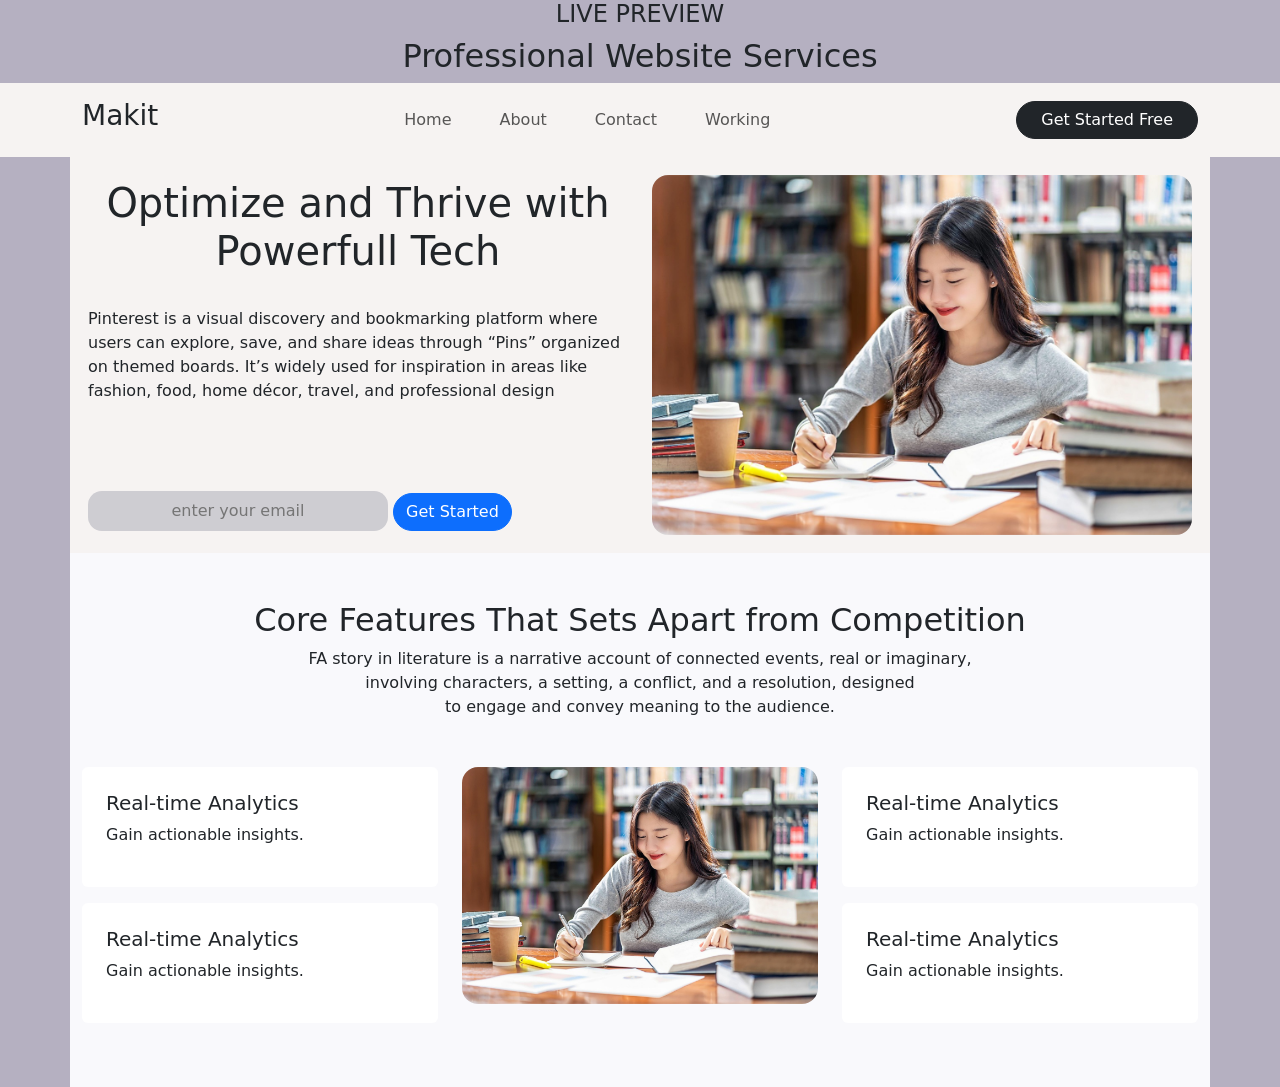
<file: index.html>
<!DOCTYPE html>
<html lang="en">
<head>
  <meta charset="UTF-8">
   <meta name="viewport" content="width=device-width, initial-scale=1.0">
<link href="https://cdn.jsdelivr.net/npm/bootstrap@5.3.2/dist/css/bootstrap.min.css" rel="stylesheet">
<link rel="stylesheet" href="style2.css">

</head>

<body>
<main>
  <center><h4>LIVE PREVIEW</h4></center>
 <center><h2>Professional Website Services</h2></center>
 </main> 
<!--navbar-->
<nav class="navbar navbar-expand-lg  py-3 custom-nav">
  <div class="container">

    
    <h3>Makit</h3>

    <button class="navbar-toggler" data-bs-toggle="collapse" data-bs-target="#navbar2">
      <span class="navbar-toggler-icon"></span>
    </button>

    <div class="collapse navbar-collapse justify-content-center" id="navbar2">

      <ul class="navbar-nav">
        <li class="nav-item mx-3"><a class="nav-link">Home</a></li>
        <li class="nav-item mx-3"><a class="nav-link">About</a></li>
        <li class="nav-item mx-3"><a class="nav-link">Contact</a></li>
        <li class="nav-item mx-3"><a class="nav-link">Working</a></li>
      </ul>

    </div>
<a href="signup.html" class="btn btn-dark rounded-pill px-4">
  Get Started Free
</a>
   

  </div>
</nav>



<!--end of navbar-->

<!--Hero section-->
<div class="container custom-nav">
  <div class="row align-items-center">

    <div class="col-lg-6">
        <center><h1>Optimize and Thrive with Powerfull Tech</h1></center>
<br>
<p>Pinterest is a visual discovery and bookmarking platform where users can explore, save, and share ideas through “Pins” organized on themed boards. It’s widely used for inspiration in areas like fashion, food, home décor, travel, and professional design</p>

<br><br><br>
<input type="email" class="inp" placeholder="enter your email">

<a href="#" class="btn btn-primary rounded-pill ">
    Get Started
</a>
    </div>

    <div class="col-lg-6">
        <img src="girl.jpg"
     class="img-fluid rounded-4">
    </div>

</div>
</div>
<!--Ending of hero section-->


<!--Felxbox items -->
<div class="container py-5 flex-nav">

    <div class="text-center mb-5">
        <h2>Core Features That Sets Apart from Competition</h2>
        <center><p>FA story in literature is a narrative account of connected events, real or imaginary,<br> involving characters, a setting, a conflict, and a resolution, designed <br>to engage and convey meaning to the audience.</p></center>
    </div>

    <div class="row">

        <!-- Left Features -->
        <div class="col-lg-4">
           <div class="card border-0 p-4 mb-3">

    <i class="bi bi-bar-chart"></i>

    <h5>Real-time Analytics</h5>

    <p>
      Gain actionable insights.
    </p>

</div>
<div class="card border-0 p-4 mb-3">

    <i class="bi bi-bar-chart"></i>

    <h5>Real-time Analytics</h5>

    <p>
      Gain actionable insights.
    </p>

</div>
        </div>

        <!-- Center Image -->
        <div class="col-lg-4">
            <img src="girl.jpg"
     class="img-fluid rounded-4">
        </div>

        <!-- Right Features -->
        <div class="col-lg-4">
          <div class="card border-0 p-4 mb-3">

    <i class="bi bi-bar-chart"></i>

    <h5>Real-time Analytics</h5>

    <p>
      Gain actionable insights.
    </p>

</div>
<div class="card border-0 p-4 mb-3">

    <i class="bi bi-bar-chart"></i>

    <h5>Real-time Analytics</h5>

    <p>
      Gain actionable insights.
    </p>

</div>
        </div>

    </div>

</div>
<!--ending of flexbox-->

<script src="https://cdn.jsdelivr.net/npm/bootstrap@5.3.2/dist/js/bootstrap.bundle.min.js"></script>
</body>
</html>
</file>
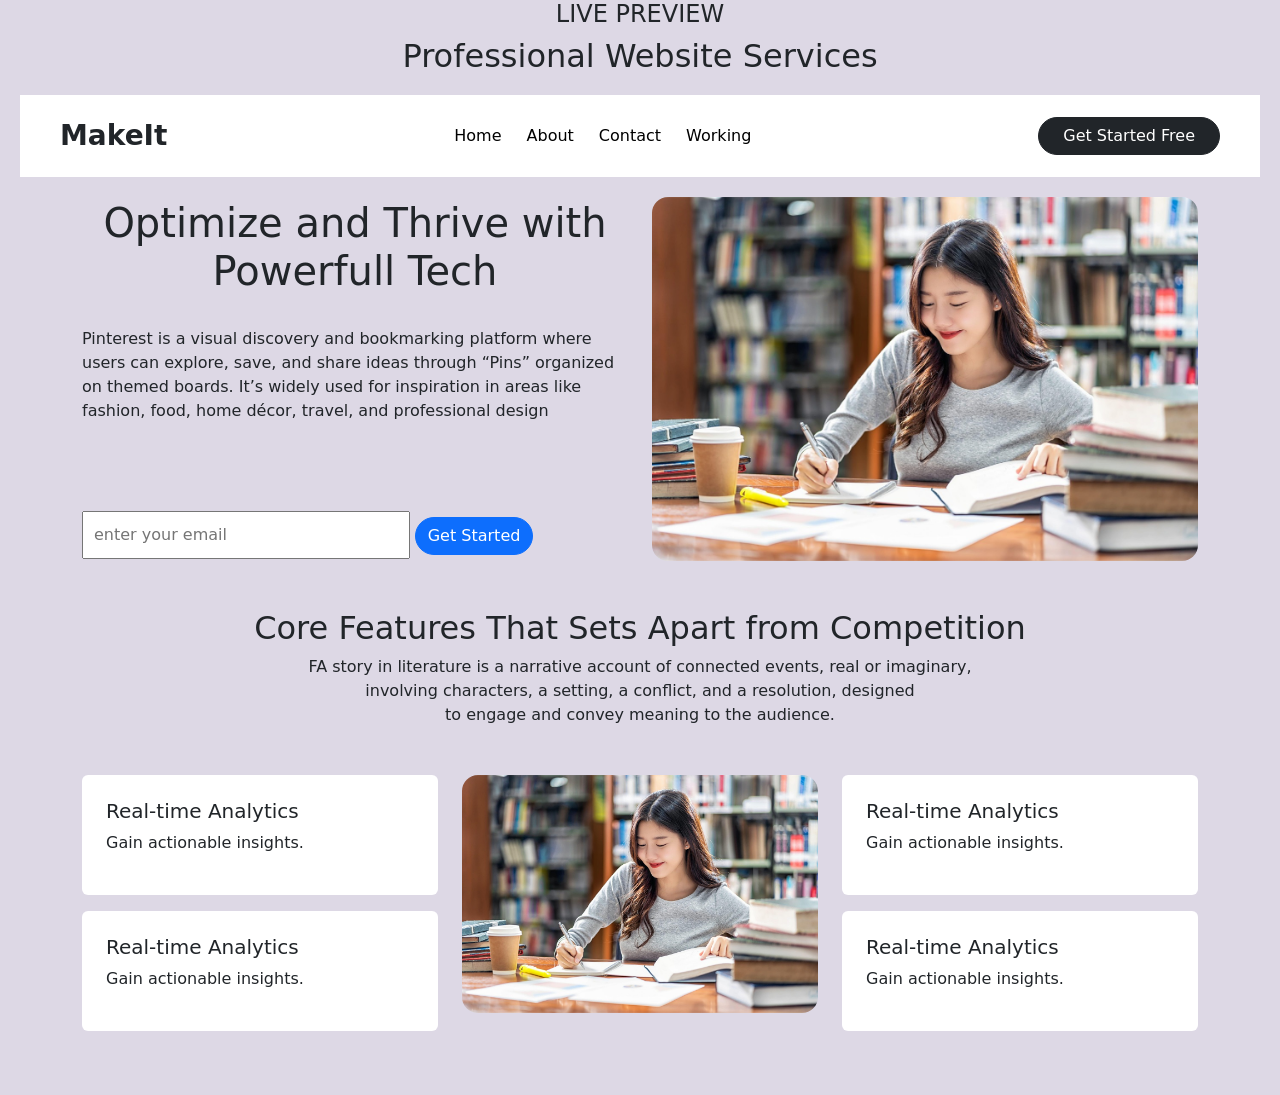
<file: preview.html>
<!DOCTYPE html>
<html lang="en">
<head>
  <meta charset="UTF-8">
   <meta name="viewport" content="width=device-width, initial-scale=1.0">
<link href="https://cdn.jsdelivr.net/npm/bootstrap@5.3.2/dist/css/bootstrap.min.css" rel="stylesheet">
<link rel="stylesheet" href="style3.css">

</head>

<body>
<section>
  <center><h4>LIVE PREVIEW</h4></center>
 <center><h2>Professional Website Services</h2></center>
</section>
<!--navbar-->
<main>

    <div class="ok">
        MakeIt
    </div>

    <div class="menu-toggle">
        ☰
    </div>

    <nav class="menu" id="menu">

        <a href="home.html">Home</a>
        <a href="about.html">About</a>
        <a href="contact.html">Contact</a>
        <a href="working.html">Working</a>

    </nav>

    <div>
        <a href="signup.html"
           class="btn btn-dark rounded-pill px-4">
            Get Started Free
        </a>
    </div>

</main>


<!--end of navbar-->

<!--Hero section-->
<div class="container custom-nav">
  <div class="row align-items-center">

    <div class="col-12 col-lg-6">
        <center><h1>Optimize and Thrive with Powerfull Tech</h1></center>
<br>
<p>Pinterest is a visual discovery and bookmarking platform where users can explore, save, and share ideas through “Pins” organized on themed boards. It’s widely used for inspiration in areas like fashion, food, home décor, travel, and professional design</p>

<br><br><br>
<input type="email" class="inp" placeholder="enter your email">

<a href="#" class="btn btn-primary rounded-pill ">
    Get Started
</a>
    </div>

    <div class="col-12 col-lg-6">
        <img src="girl.jpg"
     class="img-fluid rounded-4">
    </div>

</div>
</div>
<!--Ending of hero section-->


<!--Felxbox items -->
<div class="container py-5 flex-nav">

    <div class="text-center mb-5">
        <h2>Core Features That Sets Apart from Competition</h2>
        <center><p>FA story in literature is a narrative account of connected events, real or imaginary,<br> involving characters, a setting, a conflict, and a resolution, designed <br>to engage and convey meaning to the audience.</p></center>
    </div>

    <div class="row">

        <!-- Left Features -->
        <div class="col-12 col-md-6 col-lg-4">
           <div class="card border-0 p-4 mb-3">

    <i class="bi bi-bar-chart"></i>

    <h5>Real-time Analytics</h5>

    <p>
      Gain actionable insights.
    </p>

</div>
<div class="card border-0 p-4 mb-3">

    <i class="bi bi-bar-chart"></i>

    <h5>Real-time Analytics</h5>

    <p>
      Gain actionable insights.
    </p>

</div>
        </div>

        <!-- Center Image -->
        <div class="col-12 col-md-6 col-lg-4">
            <img src="girl.jpg"
     class="img-fluid rounded-4">
        </div>

        <!-- Right Features -->
        <div class="col-12 col-md-6 col-lg-4">
          <div class="card border-0 p-4 mb-3">

    <i class="bi bi-bar-chart"></i>

    <h5>Real-time Analytics</h5>

    <p>
      Gain actionable insights.
    </p>

</div>
<div class="card border-0 p-4 mb-3">

    <i class="bi bi-bar-chart"></i>

    <h5>Real-time Analytics</h5>

    <p>
      Gain actionable insights.
    </p>

</div>
        </div>

    </div>

</div>
<!--ending of flexbox-->
<script>

const toggle = document.querySelector(".menu-toggle");
const menu = document.querySelector("#menu");

toggle.addEventListener("click", () => {
    menu.classList.toggle("active");
});

</script>
<script src="https://cdn.jsdelivr.net/npm/bootstrap@5.3.2/dist/js/bootstrap.bundle.min.js"></script>
</body>
</html>
</file>
<file: style2.css>
/* General */
body{
    background-color: #b5b0c1;
    margin:0;
    overflow-x:hidden;
}

.custom-nav{
    background-color:#f6f3f2;
    padding:18px;
}

.flex-nav{
    background-color:#f9f9fc;
}

img{
    max-width:100%;
    height:auto;
}

.inp{
    width:100%;
    max-width:300px;
    height:40px;
    background-color:#cecdd2;
    border:none;
    border-radius:14px;
    text-align:center;
}

/* Tablet */
@media (max-width:992px){

    h1{
        font-size:2rem;
        text-align:center;
    }

    .col-lg-6,
    .col-lg-4{
        margin-bottom:25px;
        text-align:center;
    }

    .navbar-brand,
    h3{
        text-align:center;
    }
}

/* Mobile */
@media (max-width:768px){

    main h2{
        font-size:1.8rem;
    }

    main h4{
        font-size:1rem;
    }

    h1{
        font-size:1.7rem;
    }

    p{
        font-size:0.9rem;
    }

    .custom-nav{
        padding:15px;
    }

    .navbar .btn{
        width:100%;
        margin-top:10px;
    }

    .inp{
        margin-bottom:10px;
    }
}
</file>
<file: style3.css>
*{
    margin:0;
    padding:0;
    box-sizing:border-box;
}

body{
    background:#ddd8e5;
}

/* NAVBAR */

main{
    display:flex;
    justify-content:space-between;
    align-items:center;
    padding:20px 40px;
    margin:20px;
    background:white;
    position:relative;
}

.ok{
    font-size:28px;
    font-weight:bold;
}

nav{
    display:flex;
    gap:25px;
}

nav a{
    text-decoration:none;
    color:black;
}

/* Hamburger */

.menu-toggle{
    display:none;
    font-size:30px;
    cursor:pointer;
}

/* HERO */

.inp{
    width:60%;
    padding:10px;
}

img{
    max-width:100%;
    height:auto;
}

/* Tablet */

@media (max-width:992px){

    h1{
        font-size:40px;
    }

    .inp{
        width:100%;
    }
}

/* Mobile */

@media (max-width:768px){

    main{
        flex-wrap:wrap;
        padding:20px;
    }

    .menu-toggle{
        display:block;
    }

    nav{
        display:none;
        flex-direction:column;
        width:100%;
        text-align:center;
        margin-top:15px;
    }

    nav.active{
        display:flex;
    }

    .some{
        width:100%;
        order:3;
    }

    h1{
        font-size:30px;
    }

    .inp{
        width:100%;
        margin-bottom:10px;
    }

    .btn{
        width:100%;
    }
}
</file>
